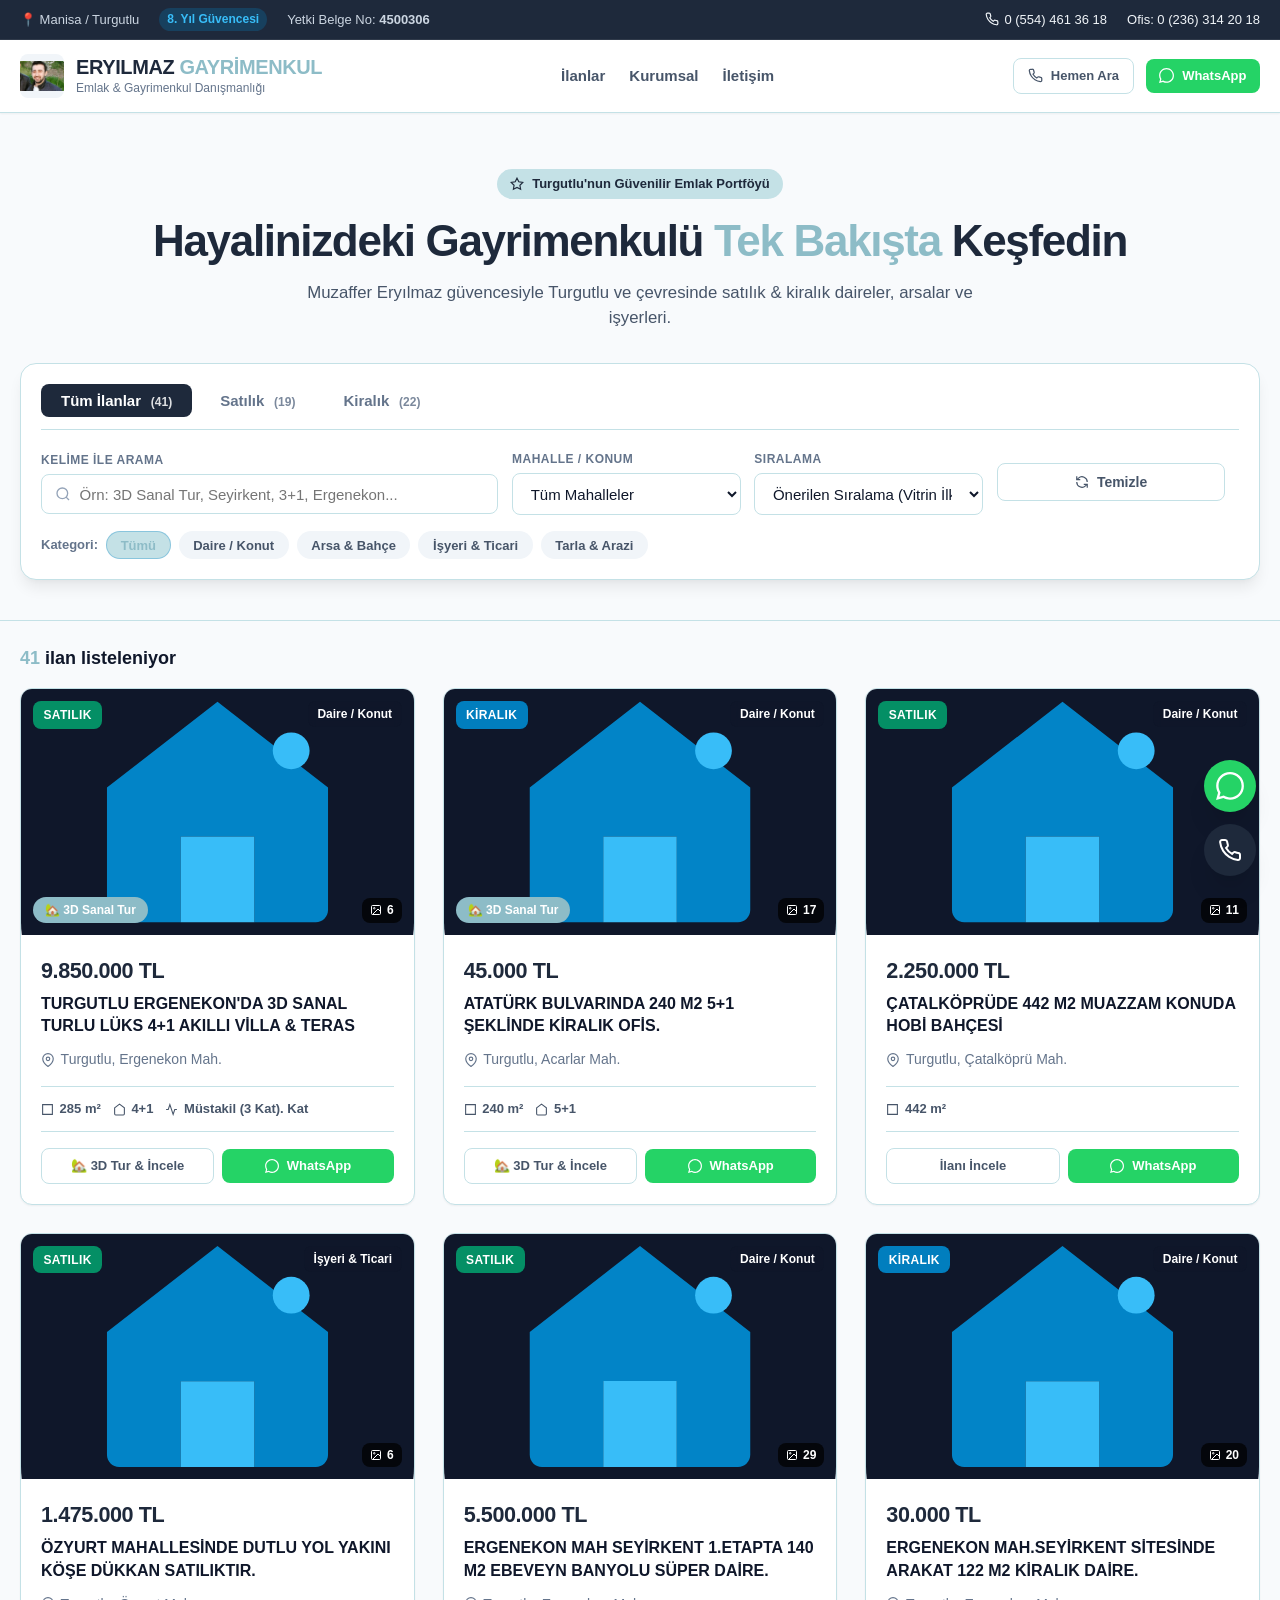
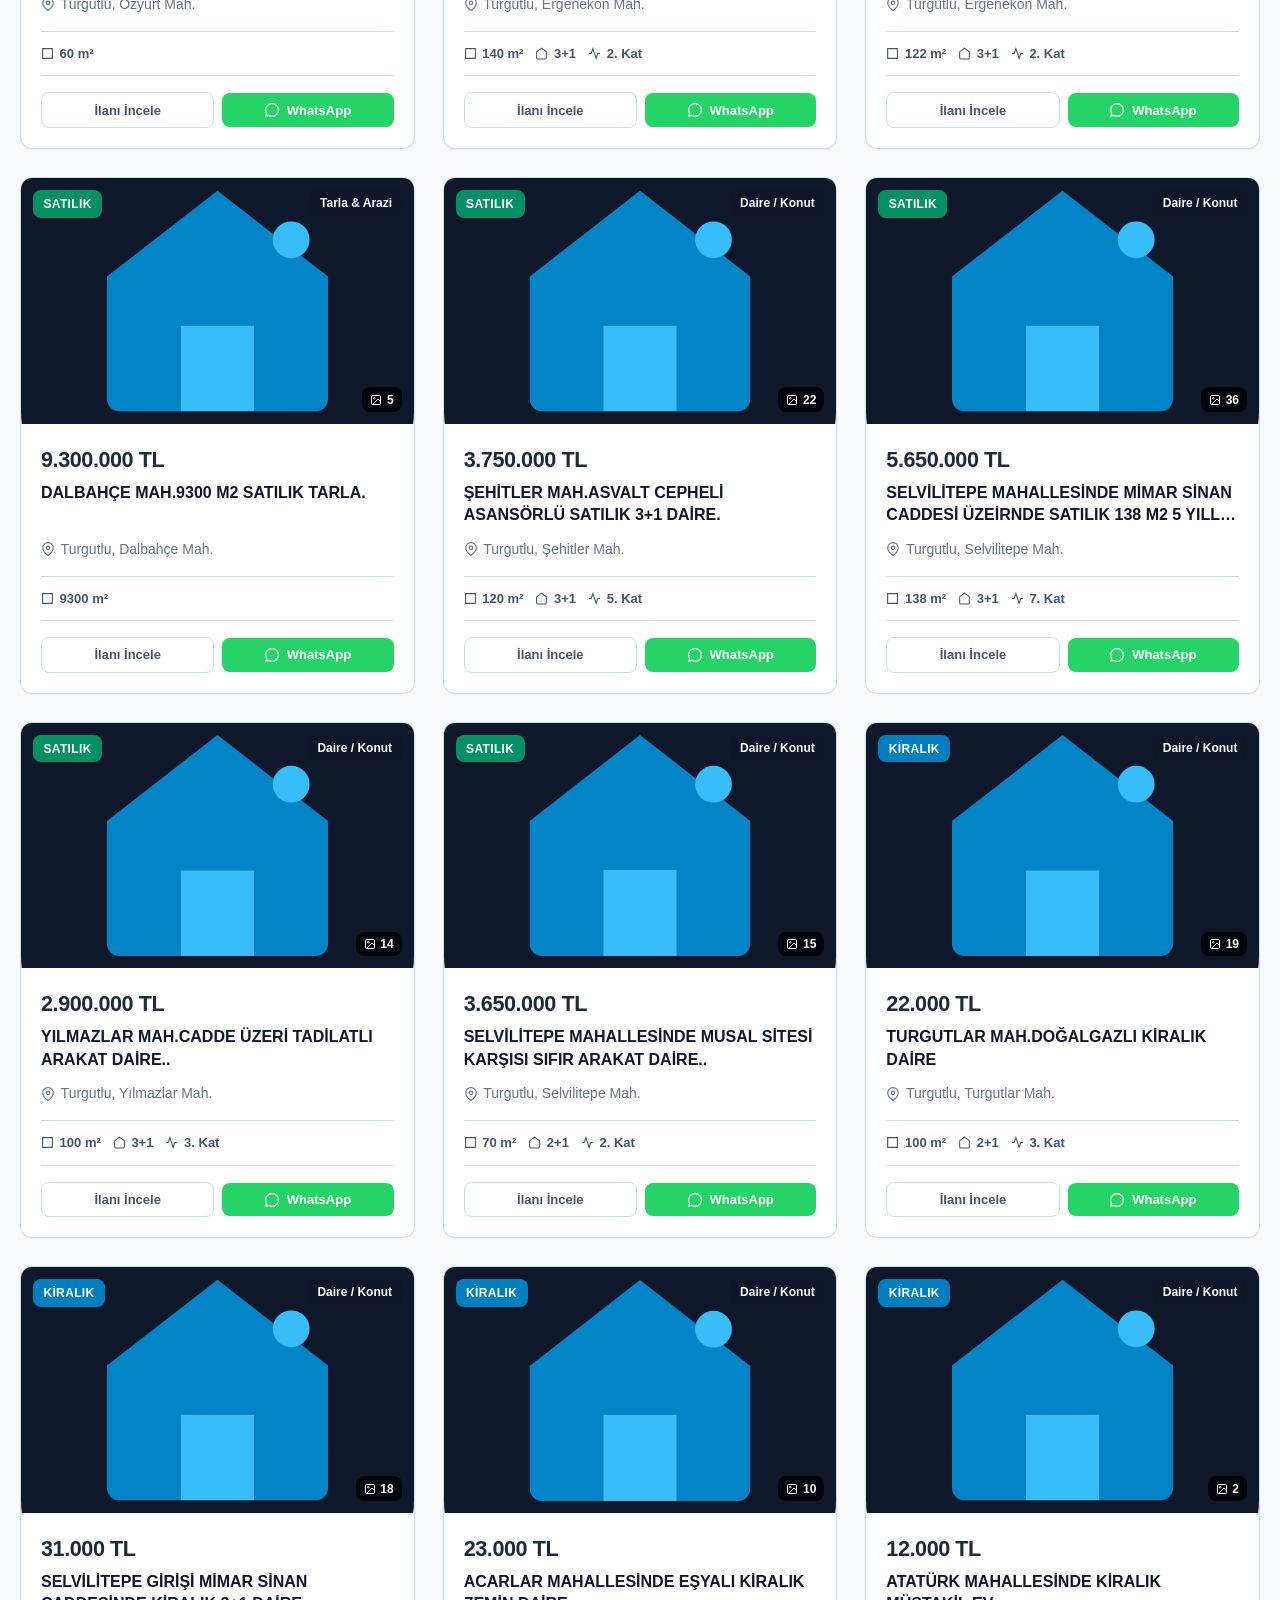
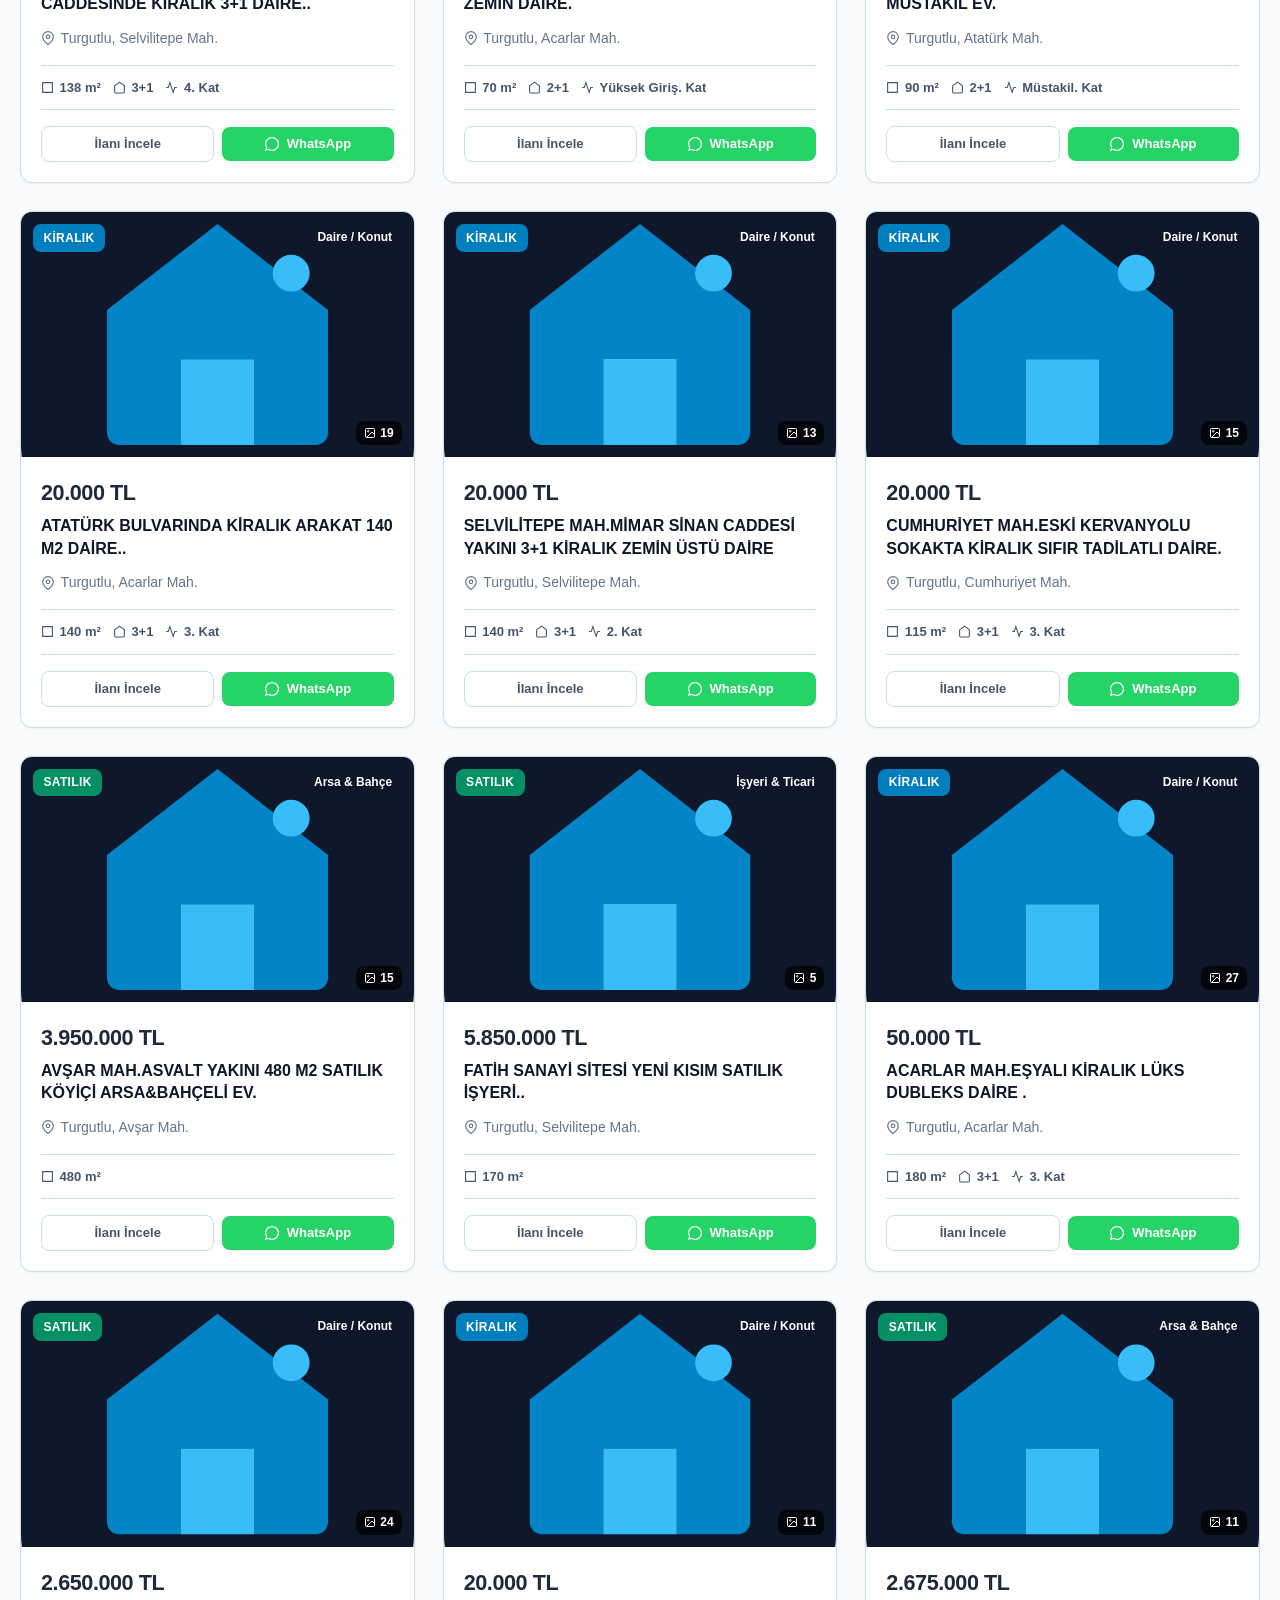
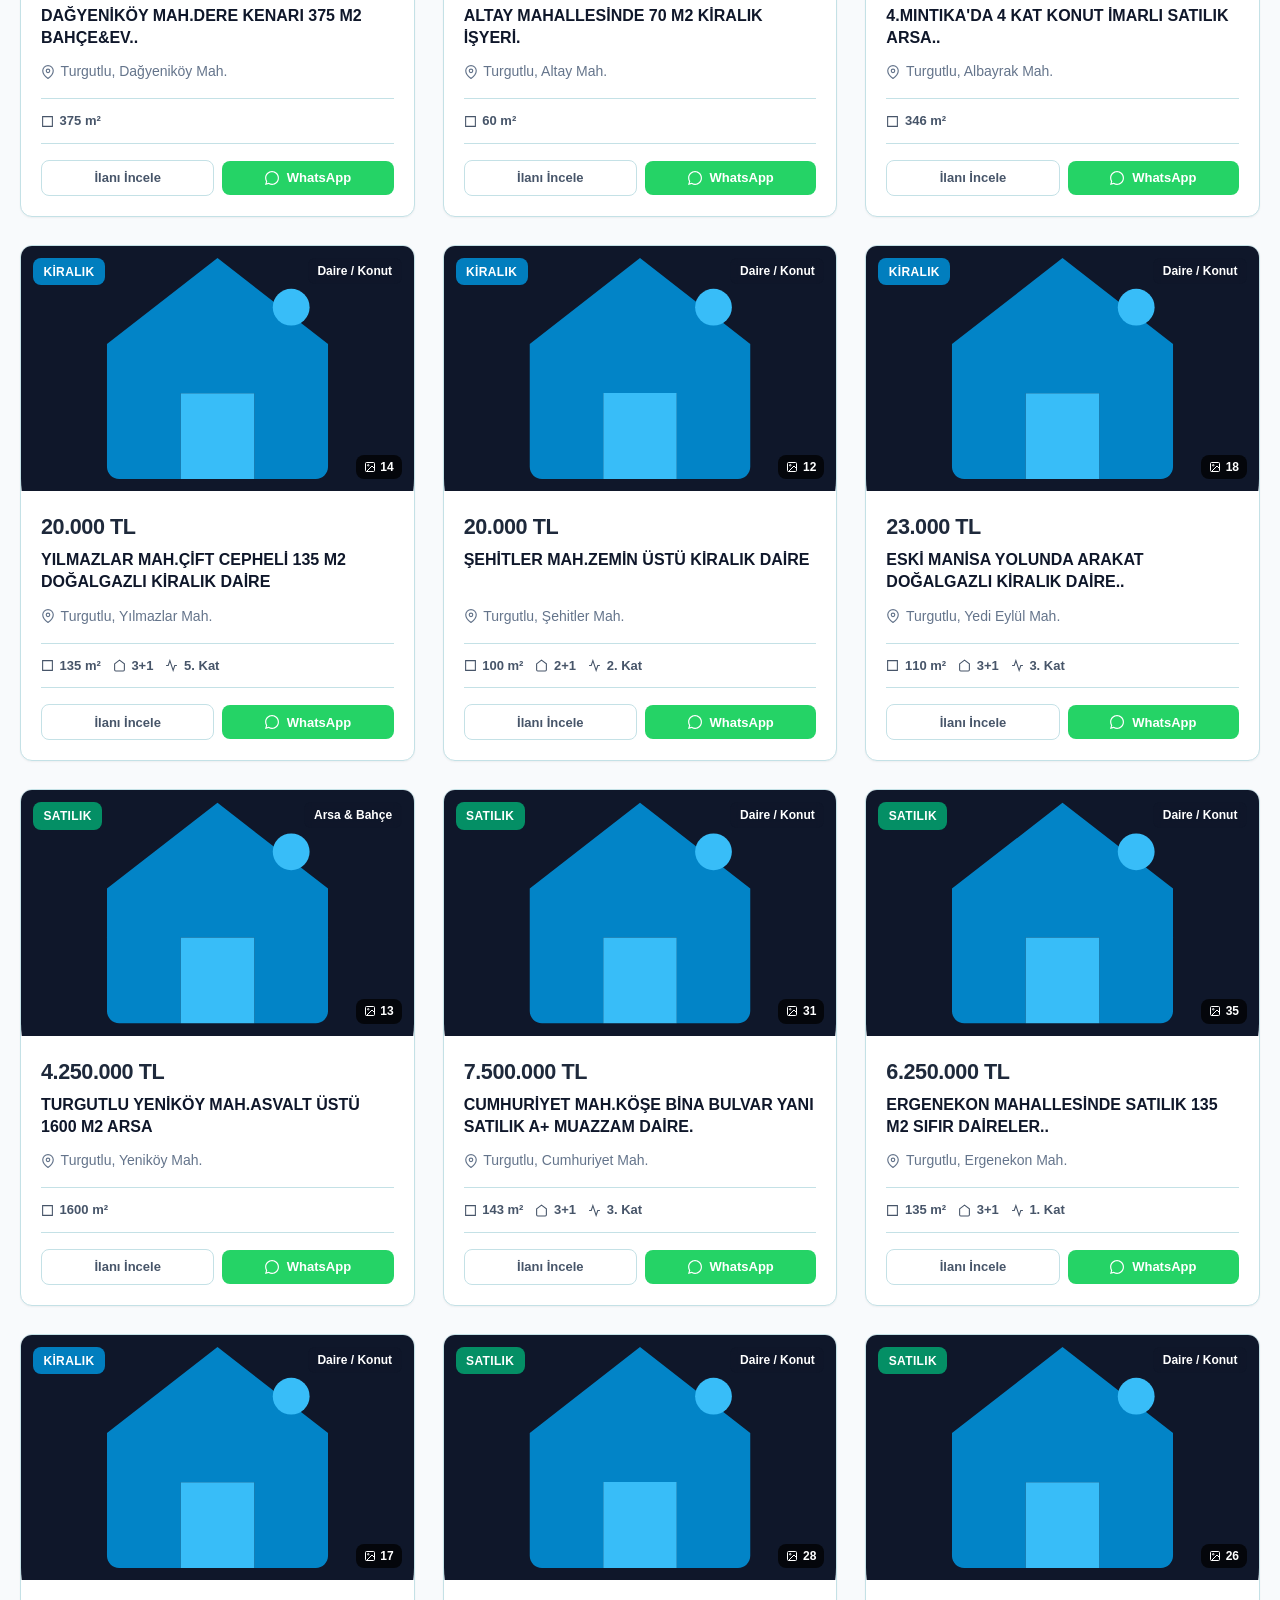
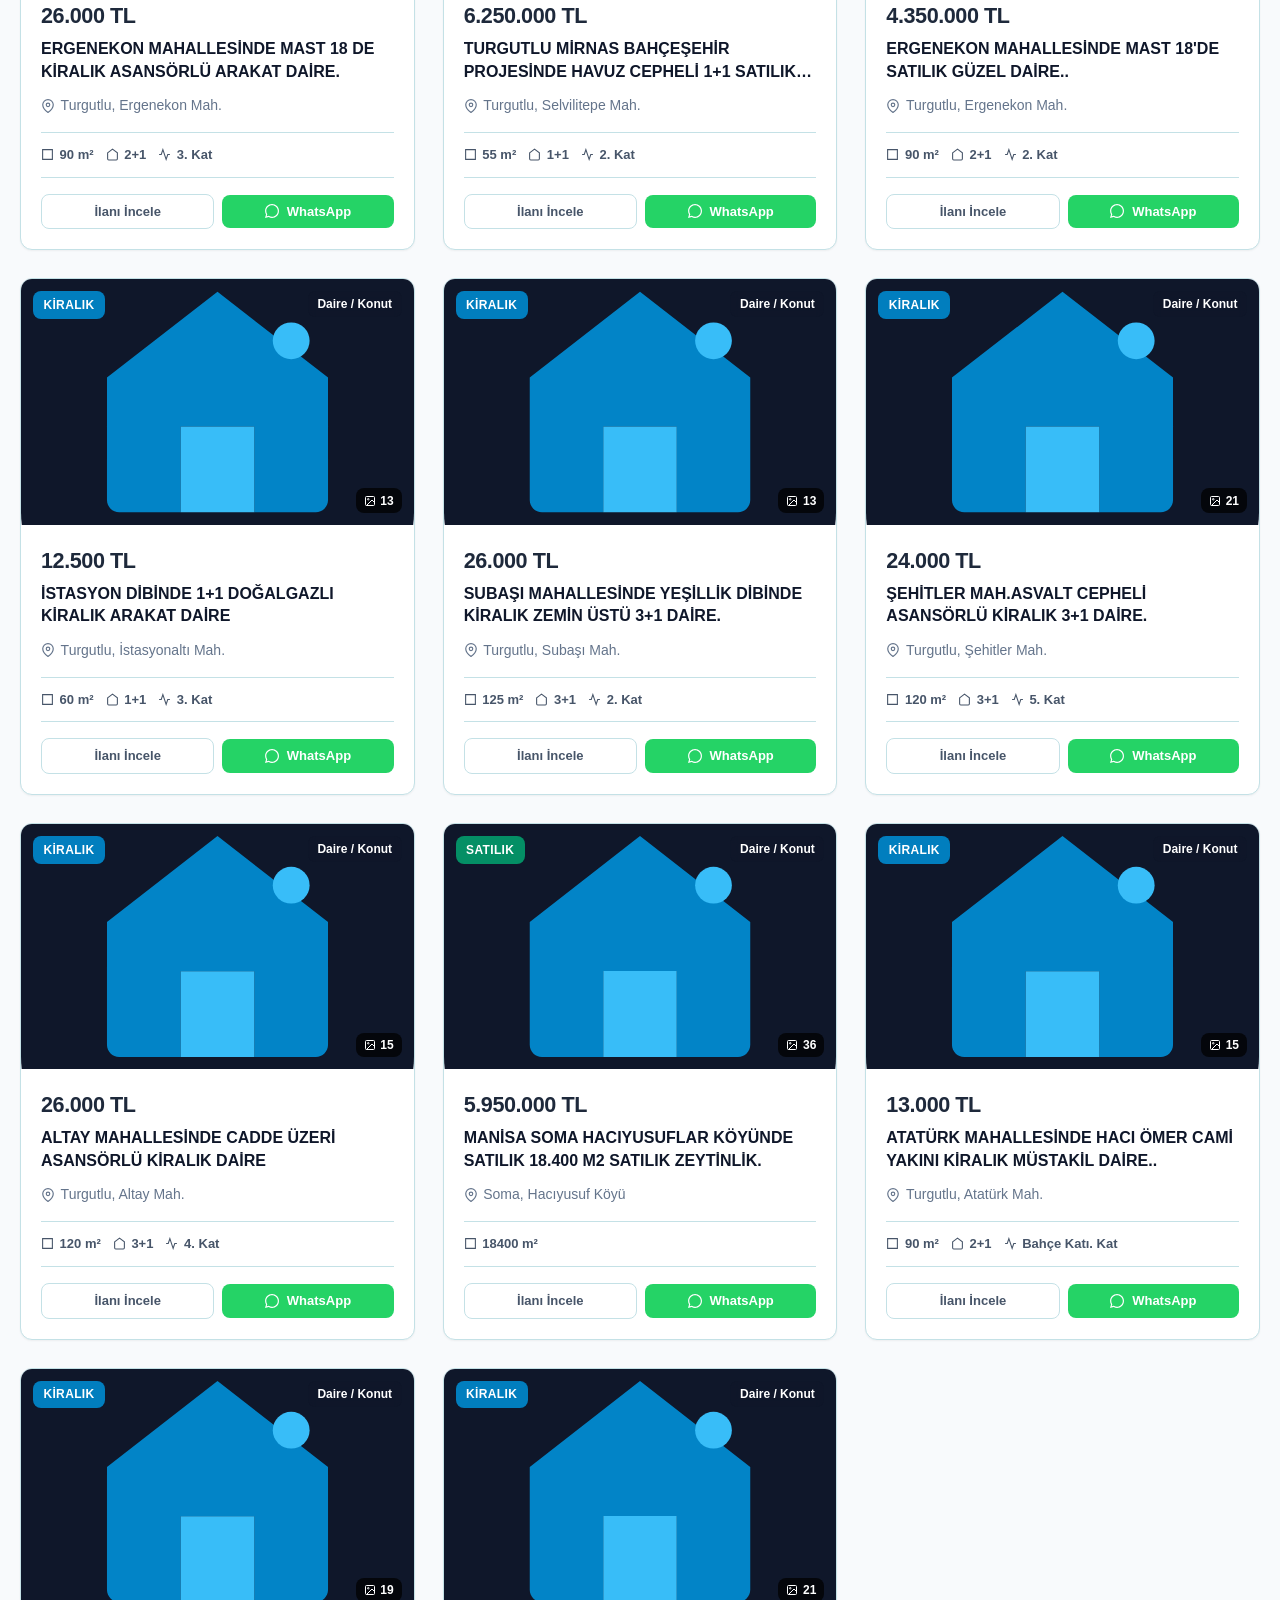
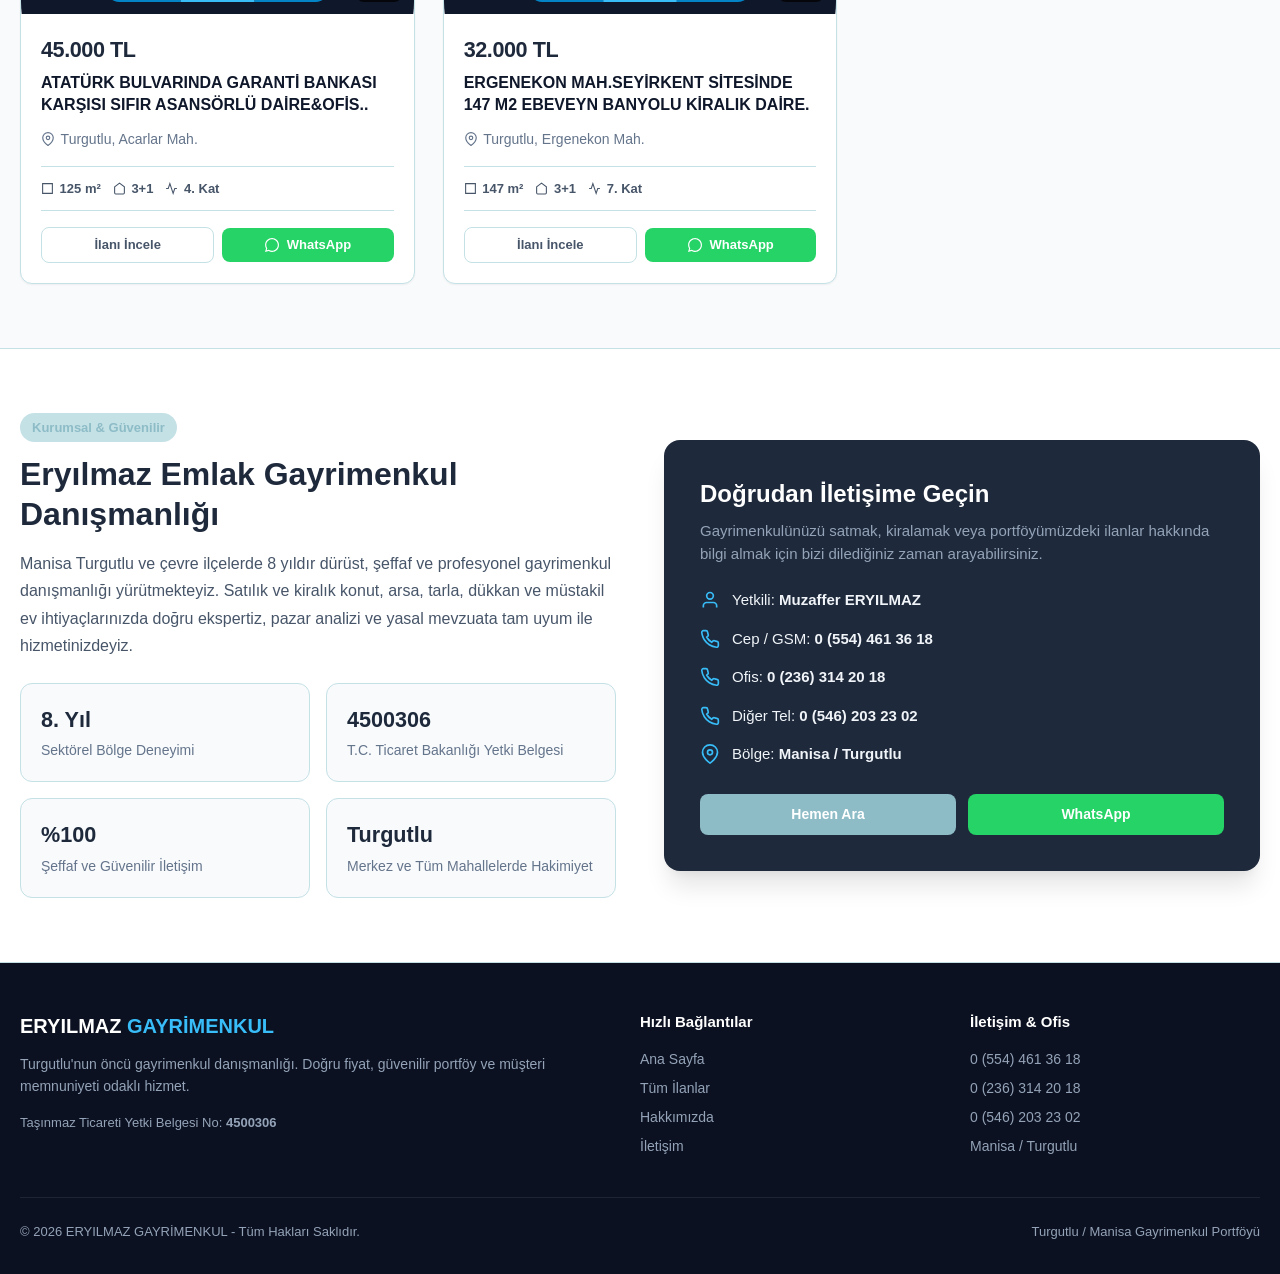
<file: index.html>
<!DOCTYPE html>
<html lang="tr">
<head>
  <meta charset="UTF-8">
  <meta name="viewport" content="width=device-width, initial-scale=1.0">
  <title>ERYILMAZ GAYRİMENKUL | Manisa Turgutlu Satılık ve Kiralık İlanlar</title>
  
  <!-- SEO & Meta -->
  <meta name="description" content="Eryılmaz Gayrimenkul Manisa Turgutlu satılık ve kiralık daire, arsa, tarla ve işyeri ilanları. Güvenilir ve şeffaf emlak danışmanlığı. Muzaffer Eryılmaz.">
  <meta name="keywords" content="turgutlu satılık daire, turgutlu kiralık daire, turgutlu arsa, eryılmaz gayrimenkul, manisa turgutlu emlak">
  <meta name="author" content="Eryılmaz Gayrimenkul">
  
  <!-- Open Graph -->
  <meta property="og:type" content="website">
  <meta property="og:title" content="ERYILMAZ GAYRİMENKUL | Turgutlu Emlak İlanları">
  <meta property="og:description" content="Manisa Turgutlu'da satılık ve kiralık en güncel daire, arsa ve ticari gayrimenkul portföyü.">
  <meta property="og:image" content="assets/img/eryilmaz-logo.jpg">
  
  <!-- Favicon -->
  <link rel="icon" type="image/svg+xml" href="assets/icons/favicon.svg">
  
  <!-- Stylesheet (Arial, Yeni Renk Paleti, Sıfır Gradyan) -->
  <link rel="stylesheet" href="css/styles.css?v=5.0">
</head>
<body>

  <!-- 1. Üst Bilgi & Güven Çubuğu -->
  <aside class="top-notice">
    <div class="container">
      <div class="top-notice-left">
        <span>📍 Manisa / Turgutlu</span>
        <span class="top-badge">8. Yıl Güvencesi</span>
        <span>Yetki Belge No: <strong>4500306</strong></span>
      </div>
      <div class="top-notice-right">
        <a href="tel:05544613618">
          <svg width="14" height="14" viewBox="0 0 24 24" fill="none" stroke="currentColor" stroke-width="2"><path d="M22 16.92v3a2 2 0 0 1-2.18 2 19.79 19.79 0 0 1-8.63-3.07 19.5 19.5 0 0 1-6-6 19.79 19.79 0 0 1-3.07-8.67A2 2 0 0 1 4.11 2h3a2 2 0 0 1 2 1.72 12.84 12.84 0 0 0 .7 2.81 2 2 0 0 1-.45 2.11L8.09 9.91a16 16 0 0 0 6 6l1.27-1.27a2 2 0 0 1 2.11-.45 12.84 12.84 0 0 0 2.81.7A2 2 0 0 1 22 16.92z"></path></svg>
          0 (554) 461 36 18
        </a>
        <a href="tel:02363142018">
          <span>Ofis: 0 (236) 314 20 18</span>
        </a>
      </div>
    </div>
  </aside>

  <!-- 2. Ana Header -->
  <header class="site-header">
    <div class="container">
      <div class="header-inner">
        <a href="index.html" class="brand-link">
          <img src="assets/img/eryilmaz-logo.jpg" alt="Eryılmaz Gayrimenkul" class="brand-logo-img" onerror="this.style.display='none'">
          <div class="brand-text-col">
            <div class="brand-name">ERYILMAZ <span>GAYRİMENKUL</span></div>
            <div class="brand-sub">Emlak & Gayrimenkul Danışmanlığı</div>
          </div>
        </a>

        <nav class="header-nav">
          <a href="#ilanlar">İlanlar</a>
          <a href="#hakkimizda">Kurumsal</a>
          <a href="#iletisim">İletişim</a>
        </nav>

        <div class="header-actions">
          <a href="tel:05544613618" class="btn btn-outline btn-sm">
            <svg width="15" height="15" viewBox="0 0 24 24" fill="none" stroke="currentColor" stroke-width="2"><path d="M22 16.92v3a2 2 0 0 1-2.18 2 19.79 19.79 0 0 1-8.63-3.07 19.5 19.5 0 0 1-6-6 19.79 19.79 0 0 1-3.07-8.67A2 2 0 0 1 4.11 2h3a2 2 0 0 1 2 1.72 12.84 12.84 0 0 0 .7 2.81 2 2 0 0 1-.45 2.11L8.09 9.91a16 16 0 0 0 6 6l1.27-1.27a2 2 0 0 1 2.11-.45 12.84 12.84 0 0 0 2.81.7A2 2 0 0 1 22 16.92z"></path></svg>
            Hemen Ara
          </a>
          <a href="https://wa.me/905544613618?text=Merhaba,%20Ery%C4%B1lmaz%20Gayrimenkul%20ilanlar%C4%B1%20hakk%C4%B1nda%20bilgi%20almak%20istiyorum." target="_blank" rel="noopener" class="btn btn-whatsapp btn-sm">
            <svg width="15" height="15" viewBox="0 0 24 24" fill="currentColor">
              <path d="M.057 24l1.687-6.163c-1.041-1.804-1.588-3.849-1.587-5.946.003-6.556 5.338-11.891 11.893-11.891 3.181.001 6.167 1.24 8.413 3.488 2.245 2.248 3.481 5.236 3.48 8.414-.003 6.557-5.338 11.892-11.893 11.892-1.99-.001-3.951-.5-5.688-1.448l-6.305 1.654zm6.597-3.807c1.676.995 3.276 1.591 5.392 1.592 5.448 0 9.886-4.434 9.889-9.885.002-5.462-4.415-9.89-9.881-9.892-5.452 0-9.887 4.434-9.889 9.884-.001 2.225.651 3.891 1.746 5.634l-.999 3.648 3.742-.981z"/>
            </svg>
            WhatsApp
          </a>
        </div>
      </div>
    </div>
  </header>

  <!-- 3. Hero & Hızlı Arama Bölümü -->
  <section class="hero" id="hero">
    <div class="container">
      <div class="hero-tag">
        <svg width="14" height="14" viewBox="0 0 24 24" fill="none" stroke="currentColor" stroke-width="2"><path d="M12 2l3.09 6.26L22 9.27l-5 4.87 1.18 6.88L12 17.77l-6.18 3.25L7 14.14 2 9.27l6.91-1.01L12 2z"></path></svg>
        Turgutlu'nun Güvenilir Emlak Portföyü
      </div>
      <h1 class="hero-title">
        Hayalinizdeki Gayrimenkulü <span>Tek Bakışta</span> Keşfedin
      </h1>
      <p class="hero-desc">
        Muzaffer Eryılmaz güvencesiyle Turgutlu ve çevresinde satılık & kiralık daireler, arsalar ve işyerleri.
      </p>

      <!-- Arama & Filtre Kartı -->
      <div class="filter-card" id="filtre">
        <div class="filter-tabs">
          <button class="tab-btn active" data-status="all">
            Tüm İlanlar <span class="badge-count" id="count-all">(41)</span>
          </button>
          <button class="tab-btn" data-status="Satılık">
            Satılık <span class="badge-count" id="count-satilik">(19)</span>
          </button>
          <button class="tab-btn" data-status="Kiralık">
            Kiralık <span class="badge-count" id="count-kiralik">(22)</span>
          </button>
        </div>

        <div class="filter-grid">
          <div class="form-group">
            <label class="form-label">Kelime ile Arama</label>
            <div class="input-wrap">
              <svg width="16" height="16" viewBox="0 0 24 24" fill="none" stroke="currentColor" stroke-width="2"><circle cx="11" cy="11" r="8"></circle><line x1="21" y1="21" x2="16.65" y2="16.65"></line></svg>
              <input type="text" id="search-input" class="form-input input-with-icon" placeholder="Örn: 3D Sanal Tur, Seyirkent, 3+1, Ergenekon...">
            </div>
          </div>

          <div class="form-group">
            <label class="form-label">Mahalle / Konum</label>
            <select id="neighborhood-select" class="form-select">
              <option value="all">Tüm Mahalleler</option>
            </select>
          </div>

          <div class="form-group">
            <label class="form-label">Sıralama</label>
            <select id="sort-select" class="form-select">
              <option value="default">Önerilen Sıralama (Vitrin İlk)</option>
              <option value="price-asc">Fiyat: Düşükten Yükseğe</option>
              <option value="price-desc">Fiyat: Yüksekten Düşüğe</option>
              <option value="id-desc">En Yeni İlanlar</option>
            </select>
          </div>

          <div class="form-group" style="justify-content: flex-end;">
            <button class="btn btn-outline" id="btn-reset-filters" title="Filtreleri Temizle">
              <svg width="14" height="14" viewBox="0 0 24 24" fill="none" stroke="currentColor" stroke-width="2"><path d="M3 2v6h6"></path><path d="M21 12A9 9 0 0 0 6 5.3L3 8"></path><path d="M21 22v-6h-6"></path><path d="M3 12a9 9 0 0 0 15 6.7l3-2.7"></path></svg>
              Temizle
            </button>
          </div>
        </div>

        <div class="quick-category-pills">
          <span class="quick-label">Kategori:</span>
          <button class="category-pill active" data-category="all">Tümü</button>
          <button class="category-pill" data-category="Daire / Konut">Daire / Konut</button>
          <button class="category-pill" data-category="Arsa & Bahçe">Arsa & Bahçe</button>
          <button class="category-pill" data-category="İşyeri & Ticari">İşyeri & Ticari</button>
          <button class="category-pill" data-category="Tarla & Arazi">Tarla & Arazi</button>
        </div>
      </div>
    </div>
  </section>

  <!-- 4. İlanlar Listesi (Doğrudan İlan Sayfasına Gider) -->
  <main class="container" id="ilanlar">
    <div class="results-bar">
      <div class="results-count" id="results-count">
        <span>41</span> ilan listeleniyor
      </div>
    </div>

    <!-- İlan Kartları Konteyneri -->
    <div class="listings-grid" id="listings-container"></div>
  </main>

  <!-- 5. Kurumsal & Güven Bölümü -->
  <section class="about-section" id="hakkimizda">
    <div class="container">
      <div class="about-grid">
        <div>
          <span class="about-badge">Kurumsal & Güvenilir</span>
          <h2 class="about-title">Eryılmaz Emlak Gayrimenkul Danışmanlığı</h2>
          <p class="about-desc">
            Manisa Turgutlu ve çevre ilçelerde 8 yıldır dürüst, şeffaf ve profesyonel gayrimenkul danışmanlığı yürütmekteyiz. Satılık ve kiralık konut, arsa, tarla, dükkan ve müstakil ev ihtiyaçlarınızda doğru ekspertiz, pazar analizi ve yasal mevzuata tam uyum ile hizmetinizdeyiz.
          </p>

          <div class="trust-cards-grid">
            <div class="trust-item">
              <div class="trust-item-title">8. Yıl</div>
              <div class="trust-item-sub">Sektörel Bölge Deneyimi</div>
            </div>
            <div class="trust-item">
              <div class="trust-item-title">4500306</div>
              <div class="trust-item-sub">T.C. Ticaret Bakanlığı Yetki Belgesi</div>
            </div>
            <div class="trust-item">
              <div class="trust-item-title">%100</div>
              <div class="trust-item-sub">Şeffaf ve Güvenilir İletişim</div>
            </div>
            <div class="trust-item">
              <div class="trust-item-title">Turgutlu</div>
              <div class="trust-item-sub">Merkez ve Tüm Mahallelerde Hakimiyet</div>
            </div>
          </div>
        </div>

        <div class="contact-card-box" id="iletisim">
          <h3>Doğrudan İletişime Geçin</h3>
          <p>Gayrimenkulünüzü satmak, kiralamak veya portföyümüzdeki ilanlar hakkında bilgi almak için bizi dilediğiniz zaman arayabilirsiniz.</p>

          <div class="contact-list">
            <div class="contact-row">
              <svg width="20" height="20" viewBox="0 0 24 24" fill="none" stroke="currentColor" stroke-width="2"><path d="M20 21v-2a4 4 0 0 0-4-4H8a4 4 0 0 0-4 4v2"></path><circle cx="12" cy="7" r="4"></circle></svg>
              <span>Yetkili: <strong>Muzaffer ERYILMAZ</strong></span>
            </div>
            <div class="contact-row">
              <svg width="20" height="20" viewBox="0 0 24 24" fill="none" stroke="currentColor" stroke-width="2"><path d="M22 16.92v3a2 2 0 0 1-2.18 2 19.79 19.79 0 0 1-8.63-3.07 19.5 19.5 0 0 1-6-6 19.79 19.79 0 0 1-3.07-8.67A2 2 0 0 1 4.11 2h3a2 2 0 0 1 2 1.72 12.84 12.84 0 0 0 .7 2.81 2 2 0 0 1-.45 2.11L8.09 9.91a16 16 0 0 0 6 6l1.27-1.27a2 2 0 0 1 2.11-.45 12.84 12.84 0 0 0 2.81.7A2 2 0 0 1 22 16.92z"></path></svg>
              <span>Cep / GSM: <strong>0 (554) 461 36 18</strong></span>
            </div>
            <div class="contact-row">
              <svg width="20" height="20" viewBox="0 0 24 24" fill="none" stroke="currentColor" stroke-width="2"><path d="M22 16.92v3a2 2 0 0 1-2.18 2 19.79 19.79 0 0 1-8.63-3.07 19.5 19.5 0 0 1-6-6 19.79 19.79 0 0 1-3.07-8.67A2 2 0 0 1 4.11 2h3a2 2 0 0 1 2 1.72 12.84 12.84 0 0 0 .7 2.81 2 2 0 0 1-.45 2.11L8.09 9.91a16 16 0 0 0 6 6l1.27-1.27a2 2 0 0 1 2.11-.45 12.84 12.84 0 0 0 2.81.7A2 2 0 0 1 22 16.92z"></path></svg>
              <span>Ofis: <strong>0 (236) 314 20 18</strong></span>
            </div>
            <div class="contact-row">
              <svg width="20" height="20" viewBox="0 0 24 24" fill="none" stroke="currentColor" stroke-width="2"><path d="M22 16.92v3a2 2 0 0 1-2.18 2 19.79 19.79 0 0 1-8.63-3.07 19.5 19.5 0 0 1-6-6 19.79 19.79 0 0 1-3.07-8.67A2 2 0 0 1 4.11 2h3a2 2 0 0 1 2 1.72 12.84 12.84 0 0 0 .7 2.81 2 2 0 0 1-.45 2.11L8.09 9.91a16 16 0 0 0 6 6l1.27-1.27a2 2 0 0 1 2.11-.45 12.84 12.84 0 0 0 2.81.7A2 2 0 0 1 22 16.92z"></path></svg>
              <span>Diğer Tel: <strong>0 (546) 203 23 02</strong></span>
            </div>
            <div class="contact-row">
              <svg width="20" height="20" viewBox="0 0 24 24" fill="none" stroke="currentColor" stroke-width="2"><path d="M21 10c0 7-9 13-9 13s-9-6-9-13a9 9 0 0 1 18 0z"></path><circle cx="12" cy="10" r="3"></circle></svg>
              <span>Bölge: <strong>Manisa / Turgutlu</strong></span>
            </div>
          </div>

          <div style="display: flex; gap: 0.75rem; flex-wrap: wrap;">
            <a href="tel:05544613618" class="btn btn-accent" style="flex: 1;">
              Hemen Ara
            </a>
            <a href="https://wa.me/905544613618?text=Merhaba%20Muzaffer%20Bey,%20dan%C4%B1%C5%9Fmanl%C4%B1k%20almak%20istiyorum." target="_blank" rel="noopener" class="btn btn-whatsapp" style="flex: 1;">
              WhatsApp
            </a>
          </div>
        </div>
      </div>
    </div>
  </section>

  <!-- 6. Footer -->
  <footer class="site-footer">
    <div class="container">
      <div class="footer-grid">
        <div>
          <div class="footer-brand">ERYILMAZ <span>GAYRİMENKUL</span></div>
          <p style="line-height: 1.6; margin-bottom: 1rem;">
            Turgutlu'nun öncü gayrimenkul danışmanlığı. Doğru fiyat, güvenilir portföy ve müşteri memnuniyeti odaklı hizmet.
          </p>
          <p style="font-size: 0.8125rem;">
            Taşınmaz Ticareti Yetki Belgesi No: <strong>4500306</strong>
          </p>
        </div>

        <div class="footer-col">
          <h4>Hızlı Bağlantılar</h4>
          <ul class="footer-links">
            <li><a href="#hero">Ana Sayfa</a></li>
            <li><a href="#ilanlar">Tüm İlanlar</a></li>
            <li><a href="#hakkimizda">Hakkımızda</a></li>
            <li><a href="#iletisim">İletişim</a></li>
          </ul>
        </div>

        <div class="footer-col">
          <h4>İletişim & Ofis</h4>
          <ul class="footer-links">
            <li><a href="tel:05544613618">0 (554) 461 36 18</a></li>
            <li><a href="tel:02363142018">0 (236) 314 20 18</a></li>
            <li><a href="tel:05462032302">0 (546) 203 23 02</a></li>
            <li><span>Manisa / Turgutlu</span></li>
          </ul>
        </div>
      </div>

      <div class="footer-bottom">
        <div>&copy; 2026 ERYILMAZ GAYRİMENKUL - Tüm Hakları Saklıdır.</div>
        <div>Turgutlu / Manisa Gayrimenkul Portföyü</div>
      </div>
    </div>
  </footer>

  <!-- Yüzen Hızlı Butonlar -->
  <div class="floating-actions">
    <a href="https://wa.me/905544613618?text=Merhaba,%20Ery%C4%B1lmaz%20Gayrimenkul%20hakk%C4%B1nda%20bilgi%20almak%20istiyorum." target="_blank" rel="noopener" class="floating-btn float-wa" title="WhatsApp ile İletişim">
      <svg width="28" height="28" viewBox="0 0 24 24" fill="currentColor">
        <path d="M.057 24l1.687-6.163c-1.041-1.804-1.588-3.849-1.587-5.946.003-6.556 5.338-11.891 11.893-11.891 3.181.001 6.167 1.24 8.413 3.488 2.245 2.248 3.481 5.236 3.48 8.414-.003 6.557-5.338 11.892-11.893 11.892-1.99-.001-3.951-.5-5.688-1.448l-6.305 1.654zm6.597-3.807c1.676.995 3.276 1.591 5.392 1.592 5.448 0 9.886-4.434 9.889-9.885.002-5.462-4.415-9.89-9.881-9.892-5.452 0-9.887 4.434-9.889 9.884-.001 2.225.651 3.891 1.746 5.634l-.999 3.648 3.742-.981z"/>
      </svg>
    </a>
    <a href="tel:05544613618" class="floating-btn float-phone" title="Hemen Ara">
      <svg width="24" height="24" viewBox="0 0 24 24" fill="none" stroke="currentColor" stroke-width="2"><path d="M22 16.92v3a2 2 0 0 1-2.18 2 19.79 19.79 0 0 1-8.63-3.07 19.5 19.5 0 0 1-6-6 19.79 19.79 0 0 1-3.07-8.67A2 2 0 0 1 4.11 2h3a2 2 0 0 1 2 1.72 12.84 12.84 0 0 0 .7 2.81 2 2 0 0 1-.45 2.11L8.09 9.91a16 16 0 0 0 6 6l1.27-1.27a2 2 0 0 1 2.11-.45 12.84 12.84 0 0 0 2.81.7A2 2 0 0 1 22 16.92z"></path></svg>
    </a>
  </div>

  <!-- JavaScript Kodları -->
  <script src="js/data.js"></script>
  <script src="js/app.js?v=3.0"></script>
</body>
</html>
</file>
<file: css/styles.css>
:root {
  /* Özel Doğal Renk Paleti */
  --palette-c1: #8DBCC7;
  --palette-c2: #A4CCD9;
  --palette-c3: #C4E1E6;
  --palette-c4: #EBFFD8;

  --primary: #1e293b;
  --primary-light: #334155;
  --accent: #8DBCC7;
  --accent-hover: #75aab6;
  --accent-soft: #C4E1E6;
  --accent-light: #A4CCD9;
  --accent-mint: #EBFFD8;

  --success: #059669;
  --success-soft: #EBFFD8;
  --warning: #d97706;
  --warning-soft: #fef3c7;

  --bg-body: #f8fafc;
  --bg-card: #ffffff;
  --border: #C4E1E6;
  --border-focus: #8DBCC7;

  --text-primary: #0f172a;
  --text-secondary: #475569;
  --text-muted: #64748b;
  --text-light: #94a3b8;

  --radius-sm: 8px;
  --radius-md: 12px;
  --radius-lg: 16px;
  --radius-full: 9999px;

  --shadow-sm: 0 1px 2px 0 rgb(0 0 0 / 0.05);
  --shadow: 0 4px 6px -1px rgb(0 0 0 / 0.07), 0 2px 4px -2px rgb(0 0 0 / 0.05);
  --shadow-md: 0 10px 15px -3px rgb(0 0 0 / 0.08), 0 4px 6px -4px rgb(0 0 0 / 0.04);
  --shadow-xl: 0 20px 25px -5px rgb(0 0 0 / 0.1), 0 8px 10px -6px rgb(0 0 0 / 0.06);

  --transition: all 0.2s cubic-bezier(0.4, 0, 0.2, 1);
  --max-width: 1280px;
}

* {
  box-sizing: border-box;
  margin: 0;
  padding: 0;
}

html {
  scroll-behavior: smooth;
  font-family: Arial, Helvetica, sans-serif !important;
  color: var(--text-primary);
  background-color: var(--bg-body);
  line-height: 1.5;
  -webkit-font-smoothing: antialiased;
}

body, button, input, select, textarea {
  font-family: Arial, Helvetica, sans-serif !important;
}

body {
  min-height: 100vh;
  display: flex;
  flex-direction: column;
}

a {
  color: inherit;
  text-decoration: none;
}

button {
  font-family: inherit;
  cursor: pointer;
  border: none;
  background: none;
}

img {
  max-width: 100%;
  height: auto;
  display: block;
}

.container {
  max-width: var(--max-width);
  margin: 0 auto;
  padding: 0 1.25rem;
  width: 100%;
}

/* ---------------- TOP NOTIFICATION BAR ---------------- */
.top-notice {
  background: var(--primary);
  color: #cbd5e1;
  font-size: 0.8125rem;
  padding: 0.5rem 0;
  border-bottom: 1px solid rgba(255, 255, 255, 0.08);
}
.top-notice .container {
  display: flex;
  align-items: center;
  justify-content: space-between;
  gap: 1rem;
  flex-wrap: wrap;
}
.top-notice-left, .top-notice-right {
  display: flex;
  align-items: center;
  gap: 1.25rem;
}
.top-notice a {
  color: #f1f5f9;
  transition: var(--transition);
  display: inline-flex;
  align-items: center;
  gap: 0.35rem;
}
.top-notice a:hover {
  color: #38bdf8;
}
.top-badge {
  background: rgba(2, 132, 199, 0.25);
  color: #38bdf8;
  padding: 0.15rem 0.5rem;
  border-radius: var(--radius-full);
  font-weight: 600;
  font-size: 0.75rem;
}

/* ---------------- HEADER ---------------- */
.site-header {
  background: var(--bg-card);
  border-bottom: 1px solid var(--border);
  position: sticky;
  top: 0;
  z-index: 50;
  backdrop-filter: blur(12px);
  background: rgba(255, 255, 255, 0.95);
  box-shadow: var(--shadow-sm);
}
.header-inner {
  display: flex;
  align-items: center;
  justify-content: space-between;
  height: 72px;
}
.brand-link {
  display: flex;
  align-items: center;
  gap: 0.75rem;
}
.brand-logo-img {
  width: 44px;
  height: 44px;
  object-fit: contain;
  border-radius: var(--radius-sm);
  background: #f1f5f9;
}
.brand-text-col {
  display: flex;
  flex-direction: column;
}
.brand-name {
  font-size: 1.25rem;
  font-weight: 800;
  letter-spacing: -0.02em;
  color: var(--primary);
  line-height: 1.2;
}
.brand-name span {
  color: var(--accent);
}
.brand-sub {
  font-size: 0.75rem;
  color: var(--text-muted);
  font-weight: 500;
}
.header-nav {
  display: flex;
  align-items: center;
  gap: 1.5rem;
}
.header-nav a {
  font-size: 0.9375rem;
  font-weight: 600;
  color: var(--text-secondary);
  transition: var(--transition);
}
.header-nav a:hover {
  color: var(--accent);
}
.header-actions {
  display: flex;
  align-items: center;
  gap: 0.75rem;
}
.btn {
  display: inline-flex;
  align-items: center;
  justify-content: center;
  gap: 0.5rem;
  padding: 0.625rem 1.125rem;
  font-size: 0.875rem;
  font-weight: 600;
  border-radius: var(--radius-sm);
  transition: var(--transition);
  text-decoration: none;
  white-space: nowrap;
}
.btn-primary {
  background: var(--primary);
  color: #fff;
}
.btn-primary:hover {
  background: var(--primary-light);
  transform: translateY(-1px);
}
.btn-accent {
  background: var(--accent);
  color: #fff;
}
.btn-accent:hover {
  background: var(--accent-hover);
  transform: translateY(-1px);
}
.btn-whatsapp {
  background: #25D366;
  color: #fff;
}
.btn-whatsapp:hover {
  background: #1eb956;
  transform: translateY(-1px);
}
.btn-outline {
  border: 1px solid var(--border);
  color: var(--text-secondary);
  background: var(--bg-card);
}
.btn-outline:hover {
  border-color: var(--border-focus);
  color: var(--text-primary);
  background: #f1f5f9;
}
.btn-sm {
  padding: 0.45rem 0.85rem;
  font-size: 0.8125rem;
  border-radius: var(--radius-sm);
}

/* ---------------- HERO / BANNER ---------------- */
.hero {
  padding: 3.5rem 0 2.5rem;
  background: var(--bg-body);
  border-bottom: 1px solid var(--border);
  text-align: center;
}
.hero-tag {
  display: inline-flex;
  align-items: center;
  gap: 0.5rem;
  background: var(--accent-soft);
  color: var(--primary);
  padding: 0.35rem 0.85rem;
  border-radius: var(--radius-full);
  font-size: 0.8125rem;
  font-weight: 600;
  margin-bottom: 1rem;
}
.hero-title {
  font-size: clamp(1.85rem, 4vw, 2.75rem);
  font-weight: 800;
  color: var(--primary);
  letter-spacing: -0.03em;
  line-height: 1.2;
  margin-bottom: 0.75rem;
}
.hero-title span {
  color: var(--accent);
}
.hero-desc {
  max-width: 680px;
  margin: 0 auto 2rem;
  color: var(--text-secondary);
  font-size: 1.05rem;
}

/* ---------------- SEARCH & FILTER PANEL ---------------- */
.filter-card {
  background: var(--bg-card);
  border: 1px solid var(--border);
  border-radius: var(--radius-lg);
  padding: 1.25rem;
  box-shadow: var(--shadow-md);
  margin-top: 1rem;
  text-align: left;
}
.filter-tabs {
  display: flex;
  gap: 0.5rem;
  margin-bottom: 1.25rem;
  border-bottom: 1px solid var(--border);
  padding-bottom: 0.75rem;
}
.tab-btn {
  padding: 0.5rem 1.25rem;
  font-weight: 600;
  font-size: 0.9375rem;
  color: var(--text-muted);
  border-radius: var(--radius-sm);
  transition: var(--transition);
}
.tab-btn:hover {
  color: var(--text-primary);
  background: #f1f5f9;
}
.tab-btn.active {
  background: var(--primary);
  color: #fff;
}
.tab-btn .badge-count {
  display: inline-block;
  margin-left: 0.35rem;
  font-size: 0.75rem;
  opacity: 0.85;
}

.filter-grid {
  display: grid;
  grid-template-columns: 2fr 1fr 1fr 1fr auto;
  gap: 0.85rem;
  align-items: center;
}
.form-group {
  display: flex;
  flex-direction: column;
  gap: 0.35rem;
}
.form-label {
  font-size: 0.75rem;
  font-weight: 600;
  text-transform: uppercase;
  letter-spacing: 0.04em;
  color: var(--text-muted);
}
.input-wrap {
  position: relative;
  display: flex;
  align-items: center;
}
.input-wrap svg {
  position: absolute;
  left: 0.85rem;
  color: var(--text-light);
  pointer-events: none;
}
.form-input, .form-select {
  width: 100%;
  padding: 0.65rem 0.85rem;
  font-size: 0.9375rem;
  font-family: inherit;
  color: var(--text-primary);
  background: #fff;
  border: 1px solid var(--border);
  border-radius: var(--radius-sm);
  transition: var(--transition);
}
.input-with-icon {
  padding-left: 2.35rem;
}
.form-input:focus, .form-select:focus {
  outline: none;
  border-color: var(--accent);
  box-shadow: 0 0 0 3px rgba(2, 132, 199, 0.15);
}

.quick-category-pills {
  display: flex;
  flex-wrap: wrap;
  gap: 0.5rem;
  margin-top: 1rem;
  align-items: center;
}
.quick-label {
  font-size: 0.8125rem;
  font-weight: 600;
  color: var(--text-muted);
}
.category-pill {
  font-size: 0.8125rem;
  font-weight: 600;
  padding: 0.35rem 0.85rem;
  border-radius: var(--radius-full);
  background: #f1f5f9;
  color: var(--text-secondary);
  border: 1px solid transparent;
  transition: var(--transition);
}
.category-pill:hover {
  background: #e2e8f0;
  color: var(--text-primary);
}
.category-pill.active {
  background: var(--accent-soft);
  color: var(--accent);
  border-color: rgba(2, 132, 199, 0.3);
}

/* ---------------- RESULTS BAR ---------------- */
.results-bar {
  padding: 1.5rem 0 1rem;
  display: flex;
  align-items: center;
  justify-content: space-between;
  flex-wrap: wrap;
  gap: 1rem;
}
.results-count {
  font-size: 1.125rem;
  font-weight: 700;
  color: var(--text-primary);
}
.results-count span {
  color: var(--accent);
}
.results-sorting {
  display: flex;
  align-items: center;
  gap: 0.75rem;
}
.results-sorting label {
  font-size: 0.875rem;
  color: var(--text-muted);
  font-weight: 500;
}
.sort-select {
  padding: 0.45rem 0.85rem;
  font-size: 0.875rem;
  border: 1px solid var(--border);
  border-radius: var(--radius-sm);
  background: #fff;
  color: var(--text-primary);
  font-family: inherit;
}

/* ---------------- LISTINGS GRID ---------------- */
.listings-grid {
  display: grid;
  grid-template-columns: repeat(auto-fill, minmax(360px, 1fr));
  gap: 1.75rem;
  margin-bottom: 4rem;
}

.listing-card {
  background: var(--bg-card);
  border: 1px solid var(--border);
  border-radius: var(--radius-md);
  overflow: hidden;
  box-shadow: var(--shadow-sm);
  transition: var(--transition);
  display: flex;
  flex-direction: column;
  position: relative;
}
.listing-card:hover {
  transform: translateY(-4px);
  box-shadow: var(--shadow-md);
  border-color: #cbd5e1;
}

.card-img-wrap {
  position: relative;
  aspect-ratio: 16 / 10;
  overflow: hidden;
  background: #e2e8f0;
  cursor: pointer;
}
.card-img {
  width: 100%;
  height: 100%;
  object-fit: cover;
  transition: transform 0.4s ease;
}
.listing-card:hover .card-img {
  transform: scale(1.05);
}
.card-badge-status {
  position: absolute;
  top: 0.75rem;
  left: 0.75rem;
  font-size: 0.75rem;
  font-weight: 700;
  padding: 0.3rem 0.65rem;
  border-radius: var(--radius-sm);
  text-transform: uppercase;
  letter-spacing: 0.03em;
  backdrop-filter: blur(4px);
  z-index: 2;
}
.badge-satilik {
  background: rgba(5, 150, 105, 0.95);
  color: #fff;
}
.badge-kiralik {
  background: rgba(2, 132, 199, 0.95);
  color: #fff;
}
.card-badge-type {
  position: absolute;
  top: 0.75rem;
  right: 0.75rem;
  background: rgba(15, 23, 42, 0.8);
  color: #fff;
  font-size: 0.75rem;
  font-weight: 600;
  padding: 0.25rem 0.6rem;
  border-radius: var(--radius-sm);
  backdrop-filter: blur(4px);
  z-index: 2;
}
.card-badge-photos {
  position: absolute;
  bottom: 0.75rem;
  right: 0.75rem;
  background: rgba(0, 0, 0, 0.75);
  color: #fff;
  font-size: 0.75rem;
  font-weight: 600;
  padding: 0.2rem 0.5rem;
  border-radius: var(--radius-sm);
  display: flex;
  align-items: center;
  gap: 0.3rem;
  z-index: 2;
}

.card-body {
  padding: 1.25rem;
  display: flex;
  flex-direction: column;
  flex: 1;
}
.card-price {
  font-size: 1.35rem;
  font-weight: 800;
  color: var(--primary);
  margin-bottom: 0.35rem;
  letter-spacing: -0.02em;
}
.card-title {
  font-size: 1rem;
  font-weight: 700;
  color: var(--text-primary);
  line-height: 1.4;
  margin-bottom: 0.75rem;
  display: -webkit-box;
  -webkit-line-clamp: 2;
  -webkit-box-orient: vertical;
  overflow: hidden;
  height: 2.8rem;
  cursor: pointer;
}
.card-title:hover {
  color: var(--accent);
}
.card-location {
  display: flex;
  align-items: center;
  gap: 0.35rem;
  color: var(--text-muted);
  font-size: 0.875rem;
  margin-bottom: 1rem;
}
.card-meta-chips {
  display: flex;
  align-items: center;
  flex-wrap: wrap;
  gap: 0.75rem;
  padding: 0.75rem 0;
  border-top: 1px solid var(--border);
  border-bottom: 1px solid var(--border);
  margin-bottom: 1rem;
  color: var(--text-secondary);
  font-size: 0.8125rem;
  font-weight: 600;
}
.meta-chip {
  display: inline-flex;
  align-items: center;
  gap: 0.35rem;
}

.card-footer {
  margin-top: auto;
  display: flex;
  align-items: center;
  gap: 0.5rem;
}
.card-footer .btn {
  flex: 1;
}

/* ---------------- EMPTY STATE ---------------- */
.empty-state {
  grid-column: 1 / -1;
  text-align: center;
  padding: 4rem 1rem;
  background: var(--bg-card);
  border: 1px dashed var(--border);
  border-radius: var(--radius-lg);
}
.empty-state svg {
  color: var(--text-light);
  margin-bottom: 1rem;
}
.empty-state h3 {
  font-size: 1.25rem;
  color: var(--text-primary);
  margin-bottom: 0.5rem;
}
.empty-state p {
  color: var(--text-muted);
  margin-bottom: 1.25rem;
}

/* ---------------- ABOUT & TRUST SECTION ---------------- */
.about-section {
  background: var(--bg-card);
  border-top: 1px solid var(--border);
  border-bottom: 1px solid var(--border);
  padding: 4rem 0;
}
.about-grid {
  display: grid;
  grid-template-columns: 1fr 1fr;
  gap: 3rem;
  align-items: center;
}
.about-badge {
  display: inline-block;
  font-size: 0.8125rem;
  font-weight: 700;
  color: var(--accent);
  background: var(--accent-soft);
  padding: 0.3rem 0.75rem;
  border-radius: var(--radius-full);
  margin-bottom: 0.75rem;
}
.about-title {
  font-size: 2rem;
  font-weight: 800;
  color: var(--primary);
  margin-bottom: 1rem;
  line-height: 1.25;
}
.about-desc {
  color: var(--text-secondary);
  font-size: 1rem;
  line-height: 1.7;
  margin-bottom: 1.5rem;
}
.trust-cards-grid {
  display: grid;
  grid-template-columns: 1fr 1fr;
  gap: 1rem;
}
.trust-item {
  padding: 1.25rem;
  background: var(--bg-body);
  border: 1px solid var(--border);
  border-radius: var(--radius-md);
}
.trust-item-title {
  font-size: 1.35rem;
  font-weight: 800;
  color: var(--primary);
  margin-bottom: 0.25rem;
}
.trust-item-sub {
  font-size: 0.875rem;
  color: var(--text-muted);
}

.contact-card-box {
  background: var(--primary);
  color: #fff;
  border-radius: var(--radius-lg);
  padding: 2.25rem;
  box-shadow: var(--shadow-xl);
}
.contact-card-box h3 {
  font-size: 1.5rem;
  font-weight: 700;
  margin-bottom: 0.5rem;
}
.contact-card-box p {
  color: #94a3b8;
  font-size: 0.9375rem;
  margin-bottom: 1.5rem;
}
.contact-list {
  display: flex;
  flex-direction: column;
  gap: 1rem;
  margin-bottom: 1.75rem;
}
.contact-row {
  display: flex;
  align-items: center;
  gap: 0.75rem;
  color: #f1f5f9;
  font-size: 0.9375rem;
}
.contact-row svg {
  color: #38bdf8;
}

/* ---------------- FOOTER ---------------- */
.site-footer {
  background: #0b1120;
  color: #94a3b8;
  padding: 3rem 0 2rem;
  font-size: 0.875rem;
  margin-top: auto;
}
.footer-grid {
  display: grid;
  grid-template-columns: 2fr 1fr 1fr;
  gap: 2.5rem;
  margin-bottom: 2.5rem;
}
.footer-brand {
  font-size: 1.25rem;
  font-weight: 800;
  color: #fff;
  margin-bottom: 0.75rem;
}
.footer-brand span {
  color: #38bdf8;
}
.footer-col h4 {
  font-size: 0.9375rem;
  font-weight: 700;
  color: #fff;
  margin-bottom: 1rem;
}
.footer-links {
  list-style: none;
  display: flex;
  flex-direction: column;
  gap: 0.5rem;
}
.footer-links a {
  color: #94a3b8;
  transition: var(--transition);
}
.footer-links a:hover {
  color: #fff;
}
.footer-bottom {
  border-top: 1px solid rgba(255, 255, 255, 0.08);
  padding-top: 1.5rem;
  display: flex;
  align-items: center;
  justify-content: space-between;
  flex-wrap: wrap;
  gap: 1rem;
  font-size: 0.8125rem;
}

/* ================================================================ */
/* 7. KUSURSUZ VE NET İLAN DETAY MODALI (HER EKRANDA TAM AÇILIR)     */
/* ================================================================ */
.modal-overlay {
  position: fixed;
  inset: 0;
  background: rgba(15, 23, 42, 0.8);
  backdrop-filter: blur(8px);
  z-index: 100;
  display: none;
  align-items: center;
  justify-content: center;
  padding: 1rem;
}
.modal-overlay.active {
  display: flex;
}
.modal-container {
  background: var(--bg-card);
  border-radius: var(--radius-lg);
  max-width: 1140px;
  width: 95vw;
  max-height: 94vh;
  display: flex;
  flex-direction: column;
  overflow: hidden;
  box-shadow: 0 25px 50px -12px rgba(0, 0, 0, 0.4);
  animation: modalScaleIn 0.25s cubic-bezier(0.16, 1, 0.3, 1);
  position: relative;
}
@keyframes modalScaleIn {
  from { opacity: 0; transform: scale(0.97) translateY(12px); }
  to { opacity: 1; transform: scale(1) translateY(0); }
}

/* Üst Sabit Başlık Çubuğu */
.modal-header-bar {
  background: #ffffff;
  padding: 1.25rem 1.75rem;
  border-bottom: 1px solid var(--border);
  display: flex;
  align-items: center;
  justify-content: space-between;
  gap: 1.5rem;
  flex-shrink: 0;
}
.modal-header-left {
  flex: 1;
  min-width: 0;
}
.modal-badges-inline {
  display: flex;
  align-items: center;
  gap: 0.5rem;
  margin-bottom: 0.35rem;
  flex-wrap: wrap;
}
.badge-status-pill {
  font-size: 0.75rem;
  font-weight: 700;
  padding: 0.25rem 0.65rem;
  border-radius: var(--radius-sm);
  text-transform: uppercase;
}
.badge-type-pill {
  font-size: 0.75rem;
  font-weight: 700;
  padding: 0.25rem 0.65rem;
  border-radius: var(--radius-sm);
  background: #f1f5f9;
  color: var(--text-primary);
}
.badge-id-pill {
  font-size: 0.75rem;
  font-weight: 600;
  padding: 0.25rem 0.65rem;
  border-radius: var(--radius-sm);
  background: #f8fafc;
  color: var(--text-muted);
  border: 1px solid var(--border);
}

.modal-header-title {
  font-size: 1.35rem;
  font-weight: 800;
  color: var(--primary);
  line-height: 1.3;
  white-space: nowrap;
  overflow: hidden;
  text-overflow: ellipsis;
}
.modal-header-loc {
  display: flex;
  align-items: center;
  gap: 0.35rem;
  font-size: 0.875rem;
  color: var(--text-muted);
  margin-top: 0.25rem;
}

.modal-header-right {
  display: flex;
  align-items: center;
  gap: 1.25rem;
  flex-shrink: 0;
}
.modal-header-price {
  font-size: 1.75rem;
  font-weight: 800;
  color: var(--primary);
  letter-spacing: -0.02em;
  white-space: nowrap;
}
.modal-header-buttons {
  display: flex;
  align-items: center;
  gap: 0.5rem;
}
.modal-close-icon-btn {
  width: 40px;
  height: 40px;
  border-radius: var(--radius-full);
  background: #f1f5f9;
  color: var(--text-primary);
  display: flex;
  align-items: center;
  justify-content: center;
  transition: var(--transition);
  margin-left: 0.5rem;
}
.modal-close-icon-btn:hover {
  background: #ef4444;
  color: #fff;
  transform: rotate(90deg);
}

/* Kaydırılabilir İçerik Alanı */
.modal-scrollable-content {
  flex: 1;
  overflow-y: auto;
  padding: 1.75rem;
  background: #ffffff;
}

/* Galeri Alanı */
.gallery-wrapper {
  margin-bottom: 1.5rem;
}
.gallery-stage-box {
  position: relative;
  width: 100%;
  height: 500px;
  max-height: 58vh;
  background: #090d16;
  border-radius: var(--radius-md);
  overflow: hidden;
  display: flex;
  align-items: center;
  justify-content: center;
  cursor: zoom-in;
  box-shadow: inset 0 0 40px rgba(0, 0, 0, 0.6);
}
.gallery-main-img {
  max-width: 100%;
  max-height: 100%;
  width: auto;
  height: auto;
  object-fit: contain;
  margin: 0 auto;
  display: block;
}

.gallery-nav-btn {
  position: absolute;
  top: 50%;
  transform: translateY(-50%);
  width: 48px;
  height: 48px;
  border-radius: var(--radius-full);
  background: rgba(15, 23, 42, 0.85);
  color: #fff;
  display: flex;
  align-items: center;
  justify-content: center;
  transition: var(--transition);
  z-index: 10;
  border: 1px solid rgba(255, 255, 255, 0.2);
}
.gallery-nav-btn:hover {
  background: var(--accent);
  transform: translateY(-50%) scale(1.1);
}
.gallery-prev { left: 1rem; }
.gallery-next { right: 1rem; }

.gallery-fullscreen-badge {
  position: absolute;
  top: 1rem;
  left: 1rem;
  background: rgba(15, 23, 42, 0.85);
  color: #fff;
  padding: 0.45rem 0.95rem;
  border-radius: var(--radius-full);
  font-size: 0.8125rem;
  font-weight: 700;
  display: inline-flex;
  align-items: center;
  gap: 0.45rem;
  backdrop-filter: blur(8px);
  border: 1px solid rgba(255, 255, 255, 0.2);
  transition: var(--transition);
  z-index: 10;
}
.gallery-fullscreen-badge:hover {
  background: var(--accent);
  transform: scale(1.05);
}

.gallery-counter {
  position: absolute;
  bottom: 1rem;
  right: 1rem;
  background: rgba(15, 23, 42, 0.85);
  color: #fff;
  padding: 0.35rem 0.8rem;
  border-radius: var(--radius-full);
  font-size: 0.8125rem;
  font-weight: 700;
  backdrop-filter: blur(6px);
  border: 1px solid rgba(255, 255, 255, 0.15);
  z-index: 10;
}

/* Küçük Resimler (Thumbnails) */
.gallery-thumbs {
  display: flex;
  gap: 0.65rem;
  margin-top: 0.75rem;
  overflow-x: auto;
  padding: 0.25rem 0;
  scrollbar-width: thin;
}
.gallery-thumb-item {
  width: 80px;
  height: 56px;
  border-radius: var(--radius-sm);
  overflow: hidden;
  cursor: pointer;
  opacity: 0.5;
  transition: var(--transition);
  flex-shrink: 0;
  border: 2px solid transparent;
  background: #0f172a;
}
.gallery-thumb-item:hover {
  opacity: 0.85;
}
.gallery-thumb-item.active {
  opacity: 1;
  border-color: var(--accent);
  transform: scale(1.04);
}
.gallery-thumb-item img {
  width: 100%;
  height: 100%;
  object-fit: cover;
}

/* Hızlı Özet Çipleri */
.modal-quick-chips-bar {
  display: flex;
  align-items: center;
  flex-wrap: wrap;
  gap: 0.75rem;
  padding: 1rem 0;
  border-top: 1px solid var(--border);
  border-bottom: 1px solid var(--border);
  margin-bottom: 1.75rem;
}
.quick-chip-box {
  background: #f8fafc;
  border: 1px solid var(--border);
  border-radius: var(--radius-sm);
  padding: 0.45rem 0.85rem;
  display: flex;
  align-items: center;
  gap: 0.45rem;
  font-size: 0.875rem;
  font-weight: 700;
  color: var(--text-primary);
}

/* İki Sütunlu Detay Alanı */
.modal-info-two-col {
  display: grid;
  grid-template-columns: 1.15fr 1fr;
  gap: 2.25rem;
}
.section-heading {
  font-size: 1.15rem;
  font-weight: 800;
  color: var(--primary);
  margin-bottom: 1rem;
  padding-bottom: 0.5rem;
  border-bottom: 2px solid var(--border);
}
.modal-specs-grid {
  display: grid;
  grid-template-columns: repeat(auto-fill, minmax(170px, 1fr));
  gap: 0.75rem;
}
.spec-box {
  background: #f8fafc;
  border: 1px solid var(--border);
  border-radius: var(--radius-sm);
  padding: 0.75rem 1rem;
  display: flex;
  flex-direction: column;
}
.spec-label {
  font-size: 0.75rem;
  font-weight: 600;
  color: var(--text-muted);
  text-transform: uppercase;
}
.spec-val {
  font-size: 0.9375rem;
  font-weight: 700;
  color: var(--text-primary);
  margin-top: 0.15rem;
}

.modal-desc-card {
  background: #f8fafc;
  border: 1px solid var(--border);
  border-radius: var(--radius-md);
  padding: 1.5rem;
  margin-bottom: 1.5rem;
}
.modal-desc-text {
  color: var(--text-secondary);
  font-size: 0.9375rem;
  line-height: 1.75;
  white-space: pre-line;
}
.modal-tags-list {
  display: flex;
  flex-wrap: wrap;
  gap: 0.45rem;
}
.modal-feature-pill {
  font-size: 0.8125rem;
  padding: 0.35rem 0.75rem;
  background: #f1f5f9;
  border: 1px solid var(--border);
  border-radius: var(--radius-full);
  color: var(--text-secondary);
  font-weight: 600;
}

/* Danışman Kartı */
.advisor-box {
  background: #ffffff;
  border: 1px solid var(--border);
  border-radius: var(--radius-md);
  padding: 1.25rem;
  box-shadow: var(--shadow-sm);
}
.advisor-header {
  display: flex;
  align-items: center;
  gap: 0.85rem;
  margin-bottom: 1rem;
}
.advisor-avatar {
  width: 46px;
  height: 46px;
  border-radius: var(--radius-full);
  background: var(--primary);
  color: #fff;
  font-weight: 800;
  display: flex;
  align-items: center;
  justify-content: center;
  font-size: 1.05rem;
}
.advisor-name {
  font-weight: 800;
  font-size: 1rem;
  color: var(--primary);
}
.advisor-role {
  font-size: 0.8125rem;
  color: var(--text-muted);
}
.advisor-doc {
  font-size: 0.75rem;
  color: var(--accent);
  margin-top: 0.15rem;
}
.advisor-phones {
  display: flex;
  gap: 0.5rem;
  flex-wrap: wrap;
}
.advisor-phones .btn {
  flex: 1;
}

/* ================================================================ */
/* 8. YENİ: %100 EKRANI KAPLAYAN DEV LIGHTBOX (SİNEMA MODU)        */
/* ================================================================ */
.lightbox-fullscreen {
  position: fixed;
  inset: 0;
  width: 100vw;
  height: 100vh;
  background: rgba(4, 7, 14, 0.98);
  backdrop-filter: blur(14px);
  z-index: 300;
  display: none;
  flex-direction: column;
  animation: fadeIn 0.2s ease-out;
}
.lightbox-fullscreen.active {
  display: flex;
}
@keyframes fadeIn {
  from { opacity: 0; }
  to { opacity: 1; }
}

.lightbox-top-bar {
  display: flex;
  align-items: center;
  justify-content: space-between;
  padding: 1rem 1.75rem;
  background: rgba(0, 0, 0, 0.4);
  border-bottom: 1px solid rgba(255, 255, 255, 0.08);
  color: #fff;
  z-index: 10;
}
.lightbox-title-text {
  font-size: 1.1rem;
  font-weight: 700;
  color: #f1f5f9;
  max-width: 60vw;
  white-space: nowrap;
  overflow: hidden;
  text-overflow: ellipsis;
}
.lightbox-counter-badge {
  font-size: 0.9375rem;
  font-weight: 700;
  background: rgba(255, 255, 255, 0.12);
  padding: 0.35rem 0.85rem;
  border-radius: var(--radius-full);
  color: #38bdf8;
}
.lightbox-close-btn {
  width: 44px;
  height: 44px;
  border-radius: var(--radius-full);
  background: rgba(255, 255, 255, 0.1);
  color: #fff;
  display: flex;
  align-items: center;
  justify-content: center;
  transition: var(--transition);
}
.lightbox-close-btn:hover {
  background: #ef4444;
  transform: rotate(90deg);
}

.lightbox-viewport {
  flex: 1;
  position: relative;
  display: flex;
  align-items: center;
  justify-content: center;
  padding: 1rem 4.5rem;
  overflow: hidden;
}
.lightbox-img-wrapper {
  width: 100%;
  height: 100%;
  display: flex;
  align-items: center;
  justify-content: center;
}
.lightbox-main-img {
  max-width: 95vw;
  max-height: 78vh;
  width: auto;
  height: auto;
  object-fit: contain;
  border-radius: var(--radius-sm);
  box-shadow: 0 20px 40px rgba(0, 0, 0, 0.8);
  user-select: none;
}

.lightbox-nav-btn {
  position: absolute;
  top: 50%;
  transform: translateY(-50%);
  width: 60px;
  height: 60px;
  border-radius: var(--radius-full);
  background: rgba(15, 23, 42, 0.85);
  color: #fff;
  display: flex;
  align-items: center;
  justify-content: center;
  transition: var(--transition);
  z-index: 20;
  border: 1px solid rgba(255, 255, 255, 0.2);
}
.lightbox-nav-btn:hover {
  background: var(--accent);
  transform: translateY(-50%) scale(1.1);
}
.lightbox-prev { left: 1.5rem; }
.lightbox-next { right: 1.5rem; }

.lightbox-bottom-bar {
  padding: 0.85rem 1.5rem;
  background: rgba(0, 0, 0, 0.5);
  border-top: 1px solid rgba(255, 255, 255, 0.08);
  display: flex;
  justify-content: center;
}
.lightbox-thumbs {
  display: flex;
  gap: 0.65rem;
  max-width: 90vw;
  overflow-x: auto;
  padding: 0.25rem 0;
  scrollbar-width: thin;
}
.lightbox-thumb-item {
  width: 84px;
  height: 58px;
  border-radius: var(--radius-sm);
  overflow: hidden;
  cursor: pointer;
  opacity: 0.5;
  transition: var(--transition);
  flex-shrink: 0;
  border: 2px solid transparent;
}
.lightbox-thumb-item:hover {
  opacity: 0.85;
}
.lightbox-thumb-item.active {
  opacity: 1;
  border-color: #38bdf8;
  transform: scale(1.08);
}
.lightbox-thumb-item img {
  width: 100%;
  height: 100%;
  object-fit: cover;
}

/* ---------------- FLOATING WHATSAPP & CALL BAR ---------------- */
.floating-actions {
  position: fixed;
  bottom: 1.5rem;
  right: 1.5rem;
  display: flex;
  flex-direction: column;
  gap: 0.75rem;
  z-index: 40;
}
.floating-btn {
  width: 52px;
  height: 52px;
  border-radius: var(--radius-full);
  display: flex;
  align-items: center;
  justify-content: center;
  color: #fff;
  box-shadow: var(--shadow-xl);
  transition: var(--transition);
}
.floating-btn:hover {
  transform: scale(1.1);
}
.float-wa {
  background: #25D366;
}
.float-phone {
  background: var(--primary);
}

/* ---------------- TOAST ---------------- */
.toast {
  position: fixed;
  bottom: 2rem;
  left: 50%;
  transform: translateX(-50%) translateY(100px);
  background: #0f172a;
  color: #fff;
  padding: 0.75rem 1.5rem;
  border-radius: var(--radius-full);
  font-size: 0.875rem;
  font-weight: 600;
  box-shadow: var(--shadow-xl);
  opacity: 0;
  transition: all 0.3s cubic-bezier(0.16, 1, 0.3, 1);
  z-index: 400;
  pointer-events: none;
}
.toast.show {
  transform: translateX(-50%) translateY(0);
  opacity: 1;
}

/* ---------------- RESPONSIVE BREAKPOINTS ---------------- */
@media (max-width: 900px) {
  .modal-header-bar {
    flex-direction: column;
    align-items: flex-start;
    gap: 0.85rem;
    padding: 1rem 1.25rem;
  }
  .modal-header-right {
    width: 100%;
    justify-content: space-between;
  }
  .modal-info-two-col {
    grid-template-columns: 1fr;
    gap: 1.75rem;
  }
  .gallery-stage-box {
    height: 360px;
  }
  .filter-grid {
    grid-template-columns: 1fr 1fr;
  }
  .about-grid {
    grid-template-columns: 1fr;
    gap: 2rem;
  }
  .footer-grid {
    grid-template-columns: 1fr 1fr;
  }
}

@media (max-width: 640px) {
  .header-nav {
    display: none;
  }
  .modal-header-title {
    font-size: 1.1rem;
    white-space: normal;
  }
  .modal-header-price {
    font-size: 1.35rem;
  }
  .modal-scrollable-content {
    padding: 1rem;
  }
  .gallery-stage-box {
    height: 260px;
  }
  .filter-grid {
    grid-template-columns: 1fr;
  }
  .listings-grid {
    grid-template-columns: 1fr;
  }
  .footer-grid {
    grid-template-columns: 1fr;
  }
  .results-bar {
    flex-direction: column;
    align-items: flex-start;
  }
  .results-sorting {
    width: 100%;
    justify-content: space-between;
  }
  .lightbox-viewport {
    padding: 1rem 0.5rem;
  }
  .lightbox-prev { left: 0.5rem; width: 44px; height: 44px; }
  .lightbox-next { right: 0.5rem; width: 44px; height: 44px; }
  .lightbox-title-text { font-size: 0.85rem; }
}

/* ================================================================ */
/* 9. ÖZEL İLAN DETAY SAYFASI (ilan.html) STILLERI                 */
/* ================================================================ */
.detail-page-container {
  padding: 1.75rem 0 4rem;
  background: var(--bg-body);
}

.breadcrumb-nav {
  display: flex;
  align-items: center;
  gap: 0.5rem;
  font-size: 0.875rem;
  color: var(--text-muted);
  margin-bottom: 1.25rem;
  flex-wrap: wrap;
}
.breadcrumb-nav a {
  color: var(--text-secondary);
  font-weight: 500;
  transition: var(--transition);
}
.breadcrumb-nav a:hover {
  color: var(--accent);
}
.breadcrumb-nav .active {
  color: var(--primary);
  font-weight: 600;
  max-width: 400px;
  white-space: nowrap;
  overflow: hidden;
  text-overflow: ellipsis;
}

/* Üst Başlık Kartı */
.detail-header-card {
  background: #ffffff;
  border: 1px solid var(--border);
  border-radius: var(--radius-lg);
  padding: 1.75rem 2rem;
  display: flex;
  align-items: center;
  justify-content: space-between;
  gap: 2rem;
  margin-bottom: 1.75rem;
  box-shadow: var(--shadow-sm);
}
.detail-header-left {
  flex: 1;
  min-width: 0;
}
.detail-badges-list {
  display: flex;
  align-items: center;
  gap: 0.5rem;
  margin-bottom: 0.5rem;
  flex-wrap: wrap;
}
.badge-3d-pulsing {
  display: inline-flex;
  align-items: center;
  gap: 0.35rem;
  background: var(--accent);
  color: #fff;
  font-size: 0.75rem;
  font-weight: 800;
  padding: 0.25rem 0.75rem;
  border-radius: var(--radius-full);
}

.detail-main-title {
  font-size: clamp(1.35rem, 2.5vw, 1.85rem);
  font-weight: 800;
  color: var(--primary);
  line-height: 1.3;
  margin-bottom: 0.5rem;
}
.detail-loc-row {
  display: flex;
  align-items: center;
  gap: 0.4rem;
  color: var(--text-muted);
  font-size: 0.9375rem;
}

.detail-header-right {
  display: flex;
  flex-direction: column;
  align-items: flex-end;
  gap: 0.85rem;
  flex-shrink: 0;
}
.detail-price-text {
  font-size: clamp(1.85rem, 3vw, 2.35rem);
  font-weight: 800;
  color: var(--primary);
  letter-spacing: -0.03em;
}
.detail-quick-action-btns {
  display: flex;
  align-items: center;
  gap: 0.65rem;
}

/* Medya & 3D Sanal Tur Alanı */
.detail-media-section {
  background: #ffffff;
  border: 1px solid var(--border);
  border-radius: var(--radius-lg);
  padding: 1.5rem;
  margin-bottom: 2rem;
  box-shadow: var(--shadow-sm);
}

.media-tabs-bar {
  display: flex;
  gap: 0.75rem;
  margin-bottom: 1.25rem;
  border-bottom: 2px solid var(--border);
  padding-bottom: 0.75rem;
}
.media-tab-btn {
  display: inline-flex;
  align-items: center;
  gap: 0.5rem;
  padding: 0.65rem 1.35rem;
  font-weight: 700;
  font-size: 0.9375rem;
  border-radius: var(--radius-md);
  background: #f1f5f9;
  color: var(--text-secondary);
  transition: var(--transition);
}
.media-tab-btn:hover {
  background: #e2e8f0;
  color: var(--text-primary);
}
.media-tab-btn.active {
  background: var(--primary);
  color: #fff;
  box-shadow: var(--shadow-sm);
}

.media-view-pane {
  display: none;
}
.media-view-pane.active {
  display: block;
}

/* Detay Sayfası Galeri Sahnesi (Ekranı boğmayan, kontrollü yükseklik) */
.detail-gallery-theater {
  position: relative;
  width: 100%;
  height: 480px;
  max-height: 55vh;
  background: #0b1120;
  border-radius: var(--radius-md);
  overflow: hidden;
  display: flex;
  align-items: center;
  justify-content: center;
}
.detail-gallery-theater .detail-main-img {
  max-width: 100%;
  max-height: 100%;
  width: auto;
  height: auto;
  object-fit: contain;
  margin: 0 auto;
  display: block;
  cursor: zoom-in;
}

/* 3D Sanal Tur Görünümü */
.tour-container-card {
  display: flex;
  flex-direction: column;
  gap: 1rem;
}
.tour-rooms-nav {
  display: flex;
  gap: 0.5rem;
  flex-wrap: wrap;
}
.tour-room-btn {
  padding: 0.5rem 1rem;
  font-size: 0.875rem;
  font-weight: 700;
  border-radius: var(--radius-sm);
  background: #f8fafc;
  color: var(--text-secondary);
  border: 1px solid var(--border);
  transition: var(--transition);
}
.tour-room-btn:hover {
  background: #f1f5f9;
  color: var(--text-primary);
}
.tour-room-btn.active {
  background: var(--accent);
  color: #fff;
  border-color: var(--accent);
}
.panorama-viewer-box {
  width: 100%;
  height: 520px;
  border-radius: var(--radius-md);
  overflow: hidden;
  box-shadow: 0 10px 25px rgba(0, 0, 0, 0.15);
}
.tour-help-text {
  font-size: 0.8125rem;
  color: var(--text-muted);
  background: #f8fafc;
  padding: 0.65rem 1rem;
  border-radius: var(--radius-sm);
  border: 1px solid var(--border);
}

/* İki Sütunlu Sayfa Düzeni */
.detail-content-layout {
  display: grid;
  grid-template-columns: 1fr 360px;
  gap: 2rem;
  align-items: start;
}
.detail-left-column {
  display: flex;
  flex-direction: column;
  gap: 1.75rem;
}
.detail-box {
  background: #ffffff;
  border: 1px solid var(--border);
  border-radius: var(--radius-lg);
  padding: 1.75rem;
  box-shadow: var(--shadow-sm);
}

/* Sağ Yapışkan Kart */
.detail-right-column {
  position: sticky;
  top: 90px;
}
.sticky-contact-card {
  background: #ffffff;
  border: 1px solid var(--border);
  border-radius: var(--radius-lg);
  padding: 1.75rem;
  box-shadow: var(--shadow-md);
}
.sticky-price-label {
  font-size: 0.8125rem;
  font-weight: 600;
  color: var(--text-muted);
  text-transform: uppercase;
  margin-bottom: 0.25rem;
}
.sticky-price-val {
  font-size: 2.15rem;
  font-weight: 800;
  color: var(--primary);
  margin-bottom: 1.25rem;
  letter-spacing: -0.02em;
}
.sticky-action-buttons {
  display: flex;
  flex-direction: column;
  gap: 0.75rem;
}

/* Benzer İlanlar */
.similar-listings-section {
  margin-top: 3.5rem;
  padding-top: 2.5rem;
  border-top: 1px solid var(--border);
}

@media (max-width: 992px) {
  .detail-header-card {
    flex-direction: column;
    align-items: flex-start;
    gap: 1.25rem;
  }
  .detail-header-right {
    align-items: flex-start;
    width: 100%;
  }
  .detail-content-layout {
    grid-template-columns: 1fr;
  }
  .detail-right-column {
    position: static;
  }
}
</file>
